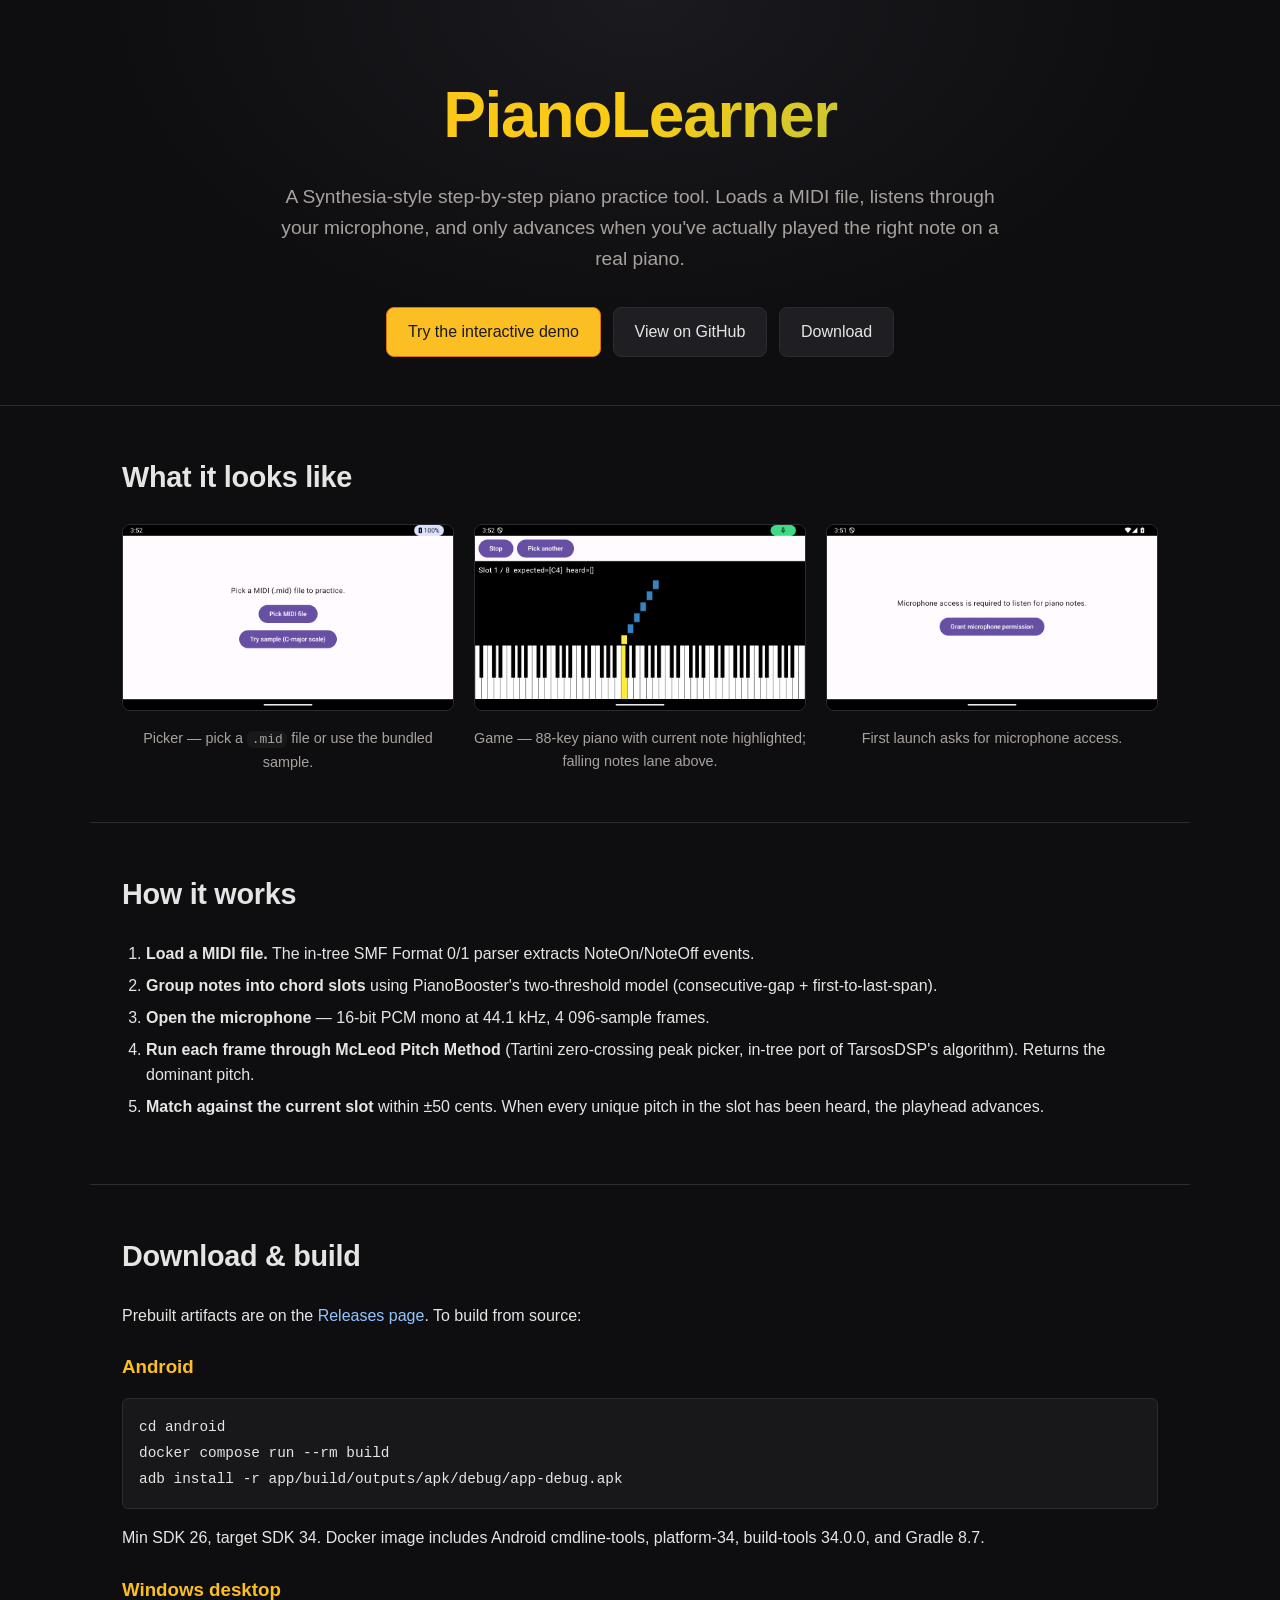
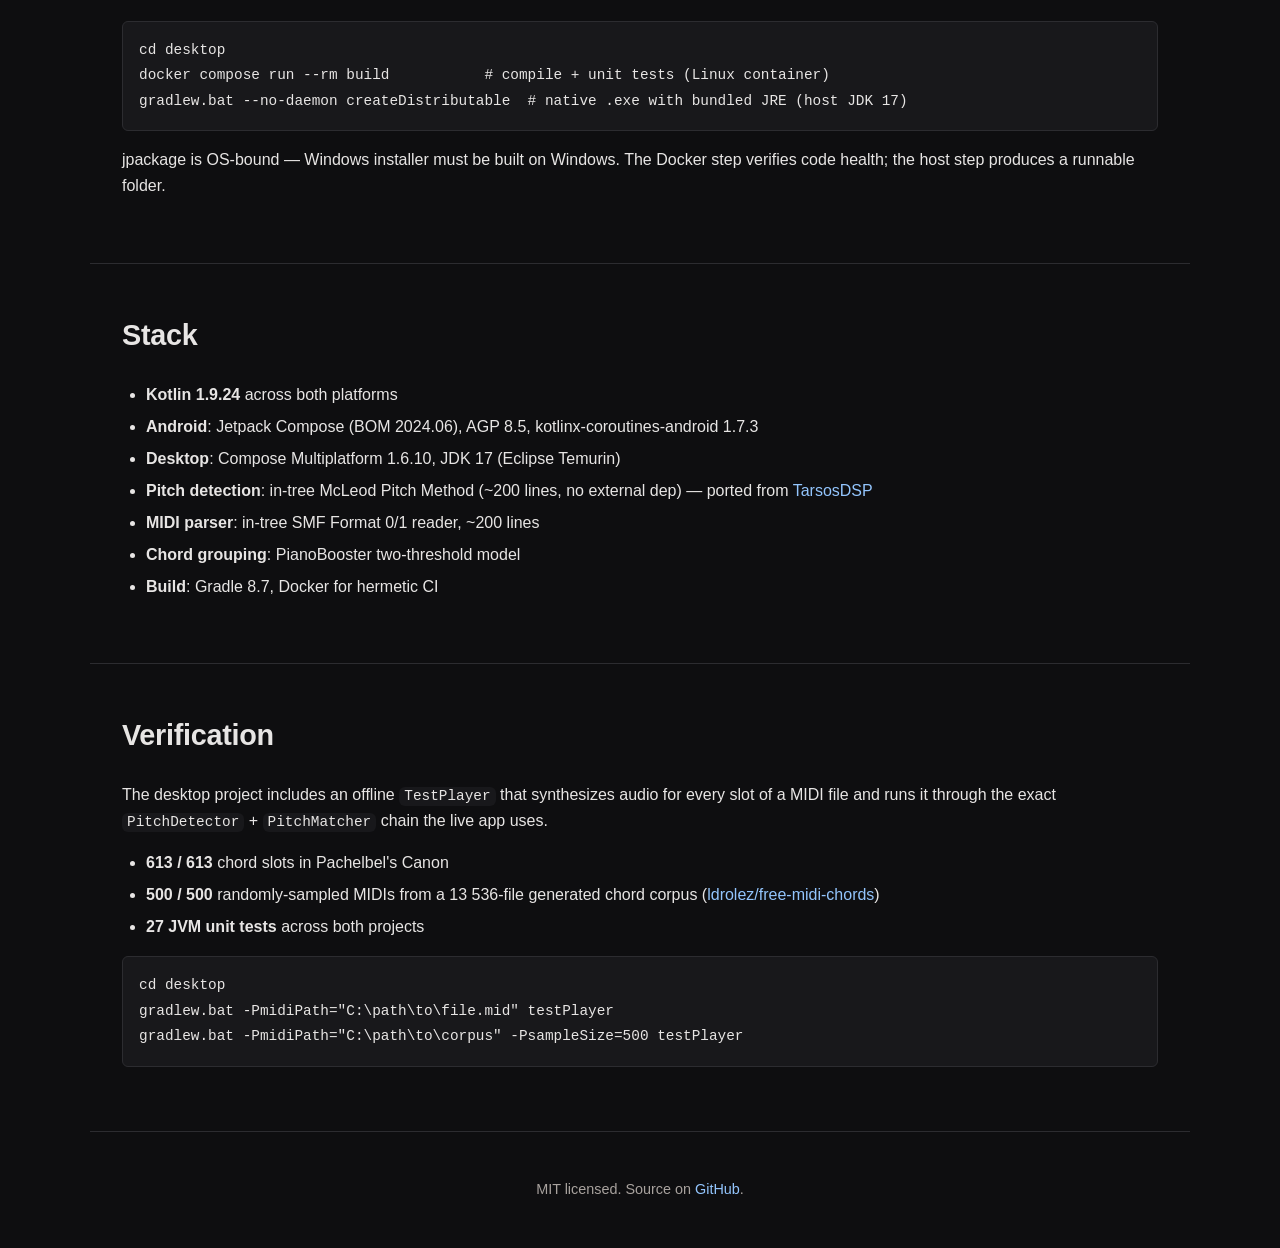
<file: docs/index.html>
<!DOCTYPE html>
<html lang="en">
<head>
<meta charset="UTF-8">
<meta name="viewport" content="width=device-width, initial-scale=1">
<title>PianoLearner — step-by-step piano practice that listens</title>
<meta name="description" content="A Synthesia-style step-by-step piano practice tool. Loads a MIDI file, listens through your microphone, and only advances when you've played the right note.">
<link rel="stylesheet" href="style.css">
</head>
<body>

<header class="hero">
  <h1>PianoLearner</h1>
  <p class="tagline">A Synthesia-style step-by-step piano practice tool. Loads a MIDI file, listens through your microphone, and only advances when you've actually played the right note on a real piano.</p>
  <nav class="actions">
    <a class="btn primary" href="demo/index.html">Try the interactive demo</a>
    <a class="btn" href="https://github.com/zhengboon/PianoLearner">View on GitHub</a>
    <a class="btn" href="#download">Download</a>
  </nav>
</header>

<section id="screenshots" class="screenshots">
  <h2>What it looks like</h2>
  <div class="shots">
    <figure>
      <img src="screenshots/picker.png" alt="Picker screen with file-picker and sample buttons" loading="lazy">
      <figcaption>Picker — pick a <code>.mid</code> file or use the bundled sample.</figcaption>
    </figure>
    <figure>
      <img src="screenshots/game.png" alt="Game screen showing falling notes and 88-key piano with current note highlighted" loading="lazy">
      <figcaption>Game — 88-key piano with current note highlighted; falling notes lane above.</figcaption>
    </figure>
    <figure>
      <img src="screenshots/permission.png" alt="Permission gate screen requesting microphone access" loading="lazy">
      <figcaption>First launch asks for microphone access.</figcaption>
    </figure>
  </div>
</section>

<section id="how" class="how">
  <h2>How it works</h2>
  <ol>
    <li><strong>Load a MIDI file.</strong> The in-tree SMF Format 0/1 parser extracts NoteOn/NoteOff events.</li>
    <li><strong>Group notes into chord slots</strong> using PianoBooster's two-threshold model (consecutive-gap + first-to-last-span).</li>
    <li><strong>Open the microphone</strong> — 16-bit PCM mono at 44.1 kHz, 4 096-sample frames.</li>
    <li><strong>Run each frame through McLeod Pitch Method</strong> (Tartini zero-crossing peak picker, in-tree port of TarsosDSP's algorithm). Returns the dominant pitch.</li>
    <li><strong>Match against the current slot</strong> within ±50 cents. When every unique pitch in the slot has been heard, the playhead advances.</li>
  </ol>
</section>

<section id="download" class="download">
  <h2>Download &amp; build</h2>
  <p>Prebuilt artifacts are on the <a href="https://github.com/zhengboon/PianoLearner/releases">Releases page</a>. To build from source:</p>

  <h3>Android</h3>
  <pre><code>cd android
docker compose run --rm build
adb install -r app/build/outputs/apk/debug/app-debug.apk</code></pre>
  <p>Min SDK 26, target SDK 34. Docker image includes Android cmdline-tools, platform-34, build-tools 34.0.0, and Gradle 8.7.</p>

  <h3>Windows desktop</h3>
  <pre><code>cd desktop
docker compose run --rm build           # compile + unit tests (Linux container)
gradlew.bat --no-daemon createDistributable  # native .exe with bundled JRE (host JDK 17)</code></pre>
  <p>jpackage is OS-bound — Windows installer must be built on Windows. The Docker step verifies code health; the host step produces a runnable folder.</p>
</section>

<section id="tech" class="tech">
  <h2>Stack</h2>
  <ul>
    <li><strong>Kotlin 1.9.24</strong> across both platforms</li>
    <li><strong>Android</strong>: Jetpack Compose (BOM 2024.06), AGP 8.5, kotlinx-coroutines-android 1.7.3</li>
    <li><strong>Desktop</strong>: Compose Multiplatform 1.6.10, JDK 17 (Eclipse Temurin)</li>
    <li><strong>Pitch detection</strong>: in-tree McLeod Pitch Method (~200 lines, no external dep) — ported from <a href="https://github.com/JorenSix/TarsosDSP">TarsosDSP</a></li>
    <li><strong>MIDI parser</strong>: in-tree SMF Format 0/1 reader, ~200 lines</li>
    <li><strong>Chord grouping</strong>: PianoBooster two-threshold model</li>
    <li><strong>Build</strong>: Gradle 8.7, Docker for hermetic CI</li>
  </ul>
</section>

<section id="testing" class="testing">
  <h2>Verification</h2>
  <p>The desktop project includes an offline <code>TestPlayer</code> that synthesizes audio for every slot of a MIDI file and runs it through the exact <code>PitchDetector</code> + <code>PitchMatcher</code> chain the live app uses.</p>
  <ul>
    <li><strong>613 / 613</strong> chord slots in Pachelbel's Canon</li>
    <li><strong>500 / 500</strong> randomly-sampled MIDIs from a 13 536-file generated chord corpus (<a href="https://github.com/ldrolez/free-midi-chords">ldrolez/free-midi-chords</a>)</li>
    <li><strong>27 JVM unit tests</strong> across both projects</li>
  </ul>
  <pre><code>cd desktop
gradlew.bat -PmidiPath="C:\path\to\file.mid" testPlayer
gradlew.bat -PmidiPath="C:\path\to\corpus" -PsampleSize=500 testPlayer</code></pre>
</section>

<footer>
  <p>MIT licensed. Source on <a href="https://github.com/zhengboon/PianoLearner">GitHub</a>.</p>
</footer>

</body>
</html>
</file>
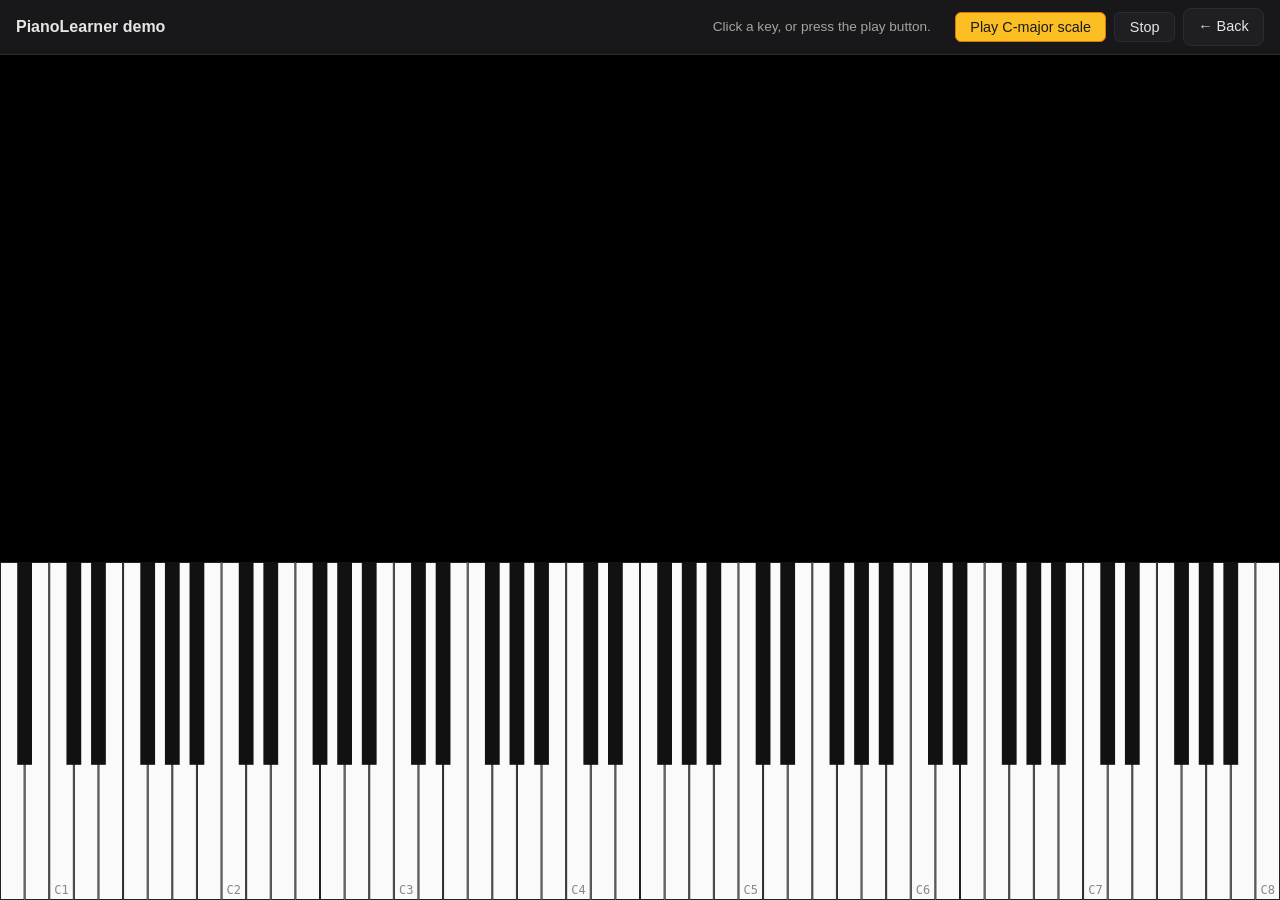
<file: docs/demo/index.html>
<!DOCTYPE html>
<html lang="en">
<head>
<meta charset="UTF-8">
<meta name="viewport" content="width=device-width, initial-scale=1">
<title>PianoLearner — interactive demo</title>
<link rel="stylesheet" href="../style.css">
</head>
<body class="demo-page">

<div class="toolbar">
  <h2>PianoLearner demo</h2>
  <span class="status" id="status">Click a key, or press the play button.</span>
  <button id="play-scale" class="primary">Play C-major scale</button>
  <button id="stop">Stop</button>
  <a class="btn" href="../index.html" style="padding: 0.4rem 0.9rem; font-size: 0.9rem;">← Back</a>
</div>

<div id="stage">
  <canvas id="piano-canvas"></canvas>
</div>

<script src="demo.js"></script>
</body>
</html>
</file>
<file: docs/style.css>
:root {
  --bg: #0e0e10;
  --bg-elev: #18181b;
  --bg-card: #1f1f23;
  --fg: #e7e5e4;
  --fg-dim: #a8a29e;
  --accent: #fbbf24;
  --accent-dim: #d97706;
  --keep: #66bb6a;
  --link: #93c5fd;
  --border: #2c2c30;
  --mono: ui-monospace, SFMono-Regular, Menlo, Consolas, "Liberation Mono", monospace;
}

* { box-sizing: border-box; }
html, body { margin: 0; padding: 0; }
body {
  font-family: -apple-system, BlinkMacSystemFont, "Segoe UI", Roboto, Helvetica, Arial, sans-serif;
  background: var(--bg);
  color: var(--fg);
  line-height: 1.6;
  -webkit-font-smoothing: antialiased;
}

a { color: var(--link); text-decoration: none; }
a:hover { text-decoration: underline; }

code, pre {
  font-family: var(--mono);
  background: var(--bg-elev);
  border-radius: 6px;
}
code { padding: 0.1em 0.35em; font-size: 0.9em; }
pre  { padding: 1rem; overflow-x: auto; border: 1px solid var(--border); }
pre code { background: none; padding: 0; }

.hero {
  padding: 4rem 2rem 3rem;
  text-align: center;
  background: radial-gradient(ellipse at top, #1a1a1f 0%, var(--bg) 60%);
  border-bottom: 1px solid var(--border);
}
.hero h1 {
  margin: 0 0 1rem;
  font-size: clamp(2.5rem, 5vw, 4rem);
  font-weight: 800;
  letter-spacing: -0.02em;
  background: linear-gradient(135deg, var(--accent) 0%, #facc15 50%, var(--keep) 100%);
  -webkit-background-clip: text;
  background-clip: text;
  color: transparent;
}
.tagline {
  max-width: 720px;
  margin: 0 auto 2rem;
  font-size: 1.2rem;
  color: var(--fg-dim);
}
.actions {
  display: flex;
  justify-content: center;
  gap: 0.75rem;
  flex-wrap: wrap;
}
.btn {
  display: inline-block;
  padding: 0.7rem 1.3rem;
  border-radius: 8px;
  background: var(--bg-card);
  border: 1px solid var(--border);
  color: var(--fg);
  font-weight: 500;
  text-decoration: none;
  transition: transform 0.1s, background 0.15s;
}
.btn:hover { text-decoration: none; background: #2a2a2e; transform: translateY(-1px); }
.btn.primary { background: var(--accent); border-color: var(--accent-dim); color: #1a1a1a; }
.btn.primary:hover { background: #fcd34d; }

section {
  max-width: 1100px;
  margin: 0 auto;
  padding: 3rem 2rem;
  border-bottom: 1px solid var(--border);
}
section h2 {
  margin: 0 0 1.5rem;
  font-size: 1.8rem;
  letter-spacing: -0.01em;
}
section h3 { margin: 1.5rem 0 0.5rem; color: var(--accent); }

.screenshots .shots {
  display: grid;
  grid-template-columns: repeat(auto-fit, minmax(280px, 1fr));
  gap: 1.25rem;
}
figure { margin: 0; }
figure img {
  width: 100%;
  height: auto;
  border-radius: 8px;
  border: 1px solid var(--border);
  background: #000;
}
figcaption {
  font-size: 0.9rem;
  color: var(--fg-dim);
  text-align: center;
  margin-top: 0.5rem;
}

.how ol, .tech ul, .testing ul {
  padding-left: 1.5rem;
}
.how li, .tech li, .testing li { margin: 0.4rem 0; }

footer {
  text-align: center;
  padding: 2rem;
  color: var(--fg-dim);
  font-size: 0.9rem;
}

/* Demo page specifics */
.demo-page {
  display: flex;
  flex-direction: column;
  height: 100vh;
  overflow: hidden;
}
.demo-page .toolbar {
  flex: 0 0 auto;
  padding: 0.5rem 1rem;
  display: flex;
  gap: 0.5rem;
  align-items: center;
  border-bottom: 1px solid var(--border);
  background: var(--bg-elev);
}
.demo-page .toolbar h2 {
  margin: 0;
  font-size: 1rem;
  font-weight: 600;
  flex: 1;
}
.demo-page .toolbar button {
  padding: 0.4rem 0.9rem;
  border-radius: 6px;
  background: var(--bg-card);
  border: 1px solid var(--border);
  color: var(--fg);
  font-size: 0.9rem;
  cursor: pointer;
}
.demo-page .toolbar button:hover { background: #2a2a2e; }
.demo-page .toolbar button.primary { background: var(--accent); color: #1a1a1a; border-color: var(--accent-dim); }
.demo-page .toolbar .status { color: var(--fg-dim); font-size: 0.85rem; margin-right: 1rem; }
.demo-page #stage {
  flex: 1 1 auto;
  position: relative;
  background: #000;
}
#piano-canvas { display: block; width: 100%; height: 100%; }
</file>
